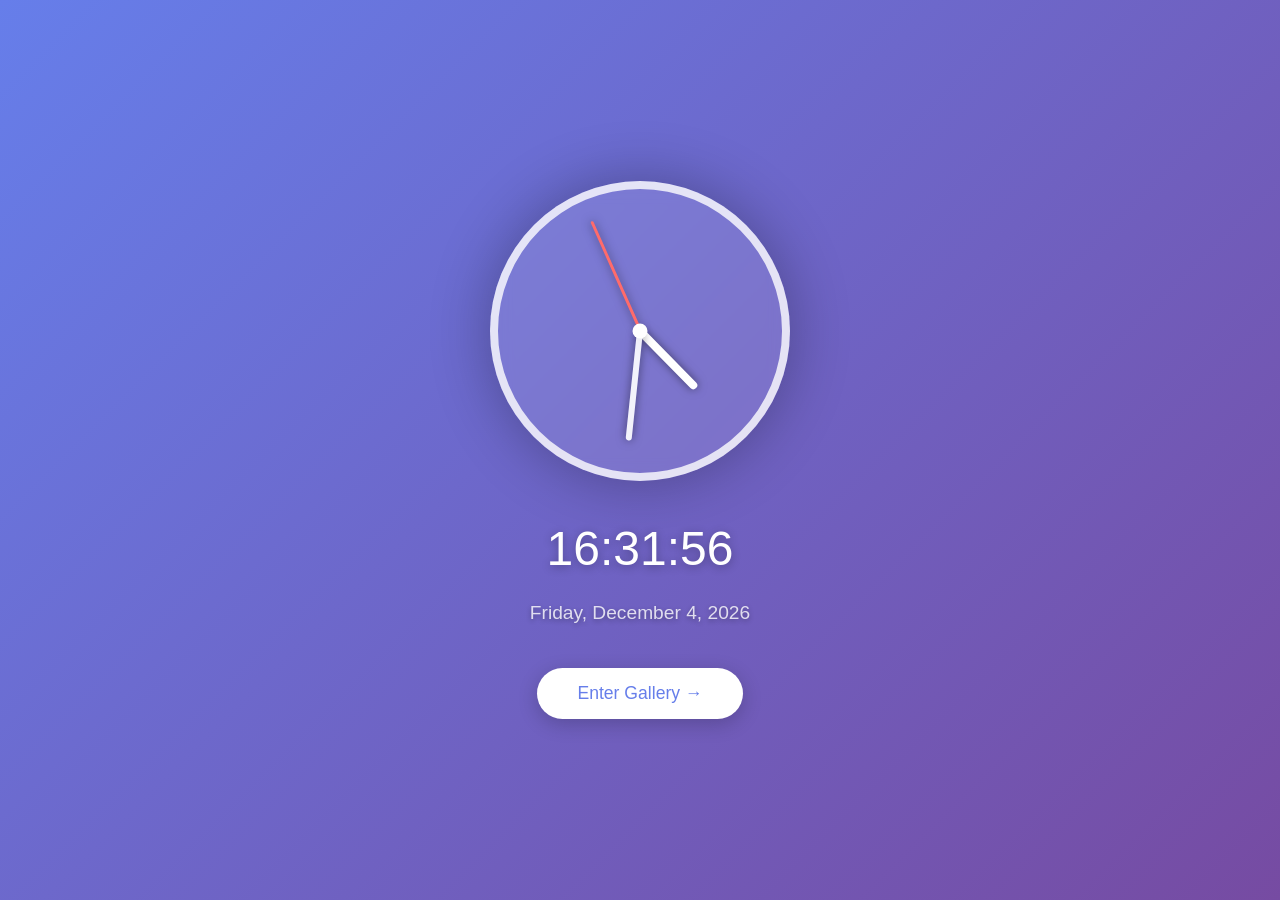
<file: index.html>
<!DOCTYPE html>
<html lang="en">
<head>
    <meta charset="UTF-8">
    <meta name="viewport" content="width=device-width, initial-scale=1.0">
    <title>Project Gallery</title>
    <style>
        :root {
    --bg-primary: #0d1117;
    --bg-secondary: #161b22;
    --bg-tertiary: #21262d;
    --text-primary: #c9d1d9;
    --text-secondary: #8b949e;
    --accent: #58a6ff;
    --accent-hover: #79c0ff;
    --border: #30363d;
    --success: #3fb950;
    --danger: #f85149;
    --shadow: rgba(0, 0, 0, 0.3);
}

[data-theme="light"] {
    --bg-primary: #ffffff;
    --bg-secondary: #f6f8fa;
    --bg-tertiary: #eaeef2;
    --text-primary: #24292f;
    --text-secondary: #57606a;
    --accent: #0969da;
    --accent-hover: #0550ae;
    --border: #d0d7de;
    --shadow: rgba(0, 0, 0, 0.1);
}

[data-theme="oled"] {
    --bg-primary: #000000;
    --bg-secondary: #0a0a0a;
    --bg-tertiary: #141414;
    --text-primary: #e0e0e0;
    --text-secondary: #a0a0a0;
    --accent: #1b571b;
    --accent-hover: #3a773a;
    --border: #1a1a1a;
    --shadow: rgba(0, 255, 0, 0.1);
}

* {
    margin: 0;
    padding: 0;
    box-sizing: border-box;
}

body {
    font-family: -apple-system, BlinkMacSystemFont, 'Segoe UI', 'Noto Sans', Helvetica, Arial, sans-serif;
    background: var(--bg-primary);
    color: var(--text-primary);
    line-height: 1.6;
    transition: background 0.3s, color 0.3s;
}

/* Clock Overlay */
.clock-overlay {
    position: fixed;
    top: 0;
    left: 0;
    width: 100vw;
    height: 100vh;
    background: linear-gradient(135deg, #667eea 0%, #764ba2 100%);
    display: flex;
    flex-direction: column;
    justify-content: center;
    align-items: center;
    z-index: 10000;
    animation: fadeIn 0.5s;
}

.clock-overlay.hidden {
    display: none;
}

.clock-container {
    text-align: center;
}

.clock {
    width: 300px;
    height: 300px;
    border: 8px solid rgba(255, 255, 255, 0.8);
    border-radius: 50%;
    position: relative;
    background: rgba(255, 255, 255, 0.1);
    backdrop-filter: blur(10px);
    box-shadow: 0 0 60px rgba(0, 0, 0, 0.3);
    margin: 0 auto 30px;
}

.center-dot {
    width: 15px;
    height: 15px;
    background: white;
    border-radius: 50%;
    position: absolute;
    top: 50%;
    left: 50%;
    transform: translate(-50%, -50%);
    z-index: 10;
}

.hand {
    position: absolute;
    background: white;
    transform-origin: bottom center;
    border-radius: 10px;
    box-shadow: 0 0 10px rgba(0, 0, 0, 0.5);
}

.hour-hand {
    width: 8px;
    height: 80px;
    bottom: 50%;
    left: 50%;
    margin-left: -4px;
}

.minute-hand {
    width: 6px;
    height: 110px;
    bottom: 50%;
    left: 50%;
    margin-left: -3px;
    background: rgba(255, 255, 255, 0.9);
}

.second-hand {
    width: 3px;
    height: 120px;
    bottom: 50%;
    left: 50%;
    margin-left: -1.5px;
    background: #ff6b6b;
}

.digital-time {
    font-size: 3rem;
    font-weight: 300;
    color: white;
    margin-bottom: 10px;
    text-shadow: 0 2px 10px rgba(0, 0, 0, 0.3);
}

.date-display {
    font-size: 1.2rem;
    color: rgba(255, 255, 255, 0.8);
    text-shadow: 0 2px 5px rgba(0, 0, 0, 0.3);
}

.close-clock {
    margin-top: 40px;
    padding: 15px 40px;
    font-size: 1.1rem;
    background: white;
    color: #667eea;
    border: none;
    border-radius: 50px;
    cursor: pointer;
    transition: all 0.3s;
    box-shadow: 0 5px 20px rgba(0, 0, 0, 0.2);
}

.close-clock:hover {
    transform: translateY(-2px);
    box-shadow: 0 7px 25px rgba(0, 0, 0, 0.3);
}

/* Gallery Container */
.gallery-container {
    max-width: 1400px;
    margin: 0 auto;
    padding: 20px;
}

/* Header */
.header {
    background: var(--bg-secondary);
    border-radius: 12px;
    padding: 30px;
    margin-bottom: 20px;
    border: 1px solid var(--border);
}

.header-content {
    display: flex;
    justify-content: space-between;
    align-items: center;
    flex-wrap: wrap;
    gap: 20px;
}

.title {
    font-size: 2.5rem;
    font-weight: 600;
    background: linear-gradient(135deg, var(--accent), var(--accent-hover));
    -webkit-background-clip: text;
    -webkit-text-fill-color: transparent;
    background-clip: text;
}

.header-controls {
    display: flex;
    gap: 10px;
}

/* Toolbar */
.toolbar {
    background: var(--bg-secondary);
    border-radius: 12px;
    padding: 20px;
    margin-bottom: 20px;
    display: flex;
    gap: 15px;
    flex-wrap: wrap;
    align-items: center;
    border: 1px solid var(--border);
}

.search-box {
    flex: 1;
    min-width: 200px;
}

.search-box input {
    width: 100%;
    padding: 10px 15px;
    background: var(--bg-tertiary);
    border: 1px solid var(--border);
    border-radius: 8px;
    color: var(--text-primary);
    font-size: 14px;
}

.search-box input:focus {
    outline: none;
    border-color: var(--accent);
}

.view-controls, .filter-controls {
    display: flex;
    gap: 5px;
}

.view-btn, .btn {
    padding: 10px 15px;
    background: var(--bg-tertiary);
    border: 1px solid var(--border);
    border-radius: 8px;
    color: var(--text-primary);
    cursor: pointer;
    transition: all 0.3s;
    font-size: 16px;
}

.view-btn:hover, .btn:hover {
    background: var(--accent);
    color: white;
    border-color: var(--accent);
}

.view-btn.active {
    background: var(--accent);
    color: white;
    border-color: var(--accent);
}

select {
    padding: 10px 15px;
    background: var(--bg-tertiary);
    border: 1px solid var(--border);
    border-radius: 8px;
    color: var(--text-primary);
    cursor: pointer;
    font-size: 14px;
}

/* Panel */
.panel {
    background: var(--bg-secondary);
    border-radius: 12px;
    padding: 20px;
    margin-bottom: 20px;
    border: 1px solid var(--border);
}

.panel h3 {
    margin-bottom: 15px;
    color: var(--accent);
}

.storage-controls {
    display: flex;
    gap: 10px;
    margin-bottom: 15px;
    flex-wrap: wrap;
}

.btn-danger {
    background: var(--danger);
    border-color: var(--danger);
    color: white;
}

.btn-danger:hover {
    opacity: 0.8;
}

.btn-success {
    background: var(--success);
    border-color: var(--success);
    color: white;
}

.btn-success:hover {
    opacity: 0.8;
}

.storage-modal {
    background: var(--bg-secondary);
    border-radius: 12px;
    padding: 30px;
    max-width: 800px;
    width: 90vw;
    max-height: 80vh;
    overflow-y: auto;
    border: 1px solid var(--border);
}

.storage-modal h3 {
    margin-bottom: 20px;
    color: var(--accent);
}

.project-info-modal {
    background: var(--bg-secondary);
    border-radius: 12px;
    padding: 40px;
    max-width: 700px;
    width: 90vw;
    max-height: 80vh;
    overflow-y: auto;
    border: 1px solid var(--border);
}

.project-info-modal h3 {
    margin-bottom: 20px;
    color: var(--accent);
    font-size: 1.5rem;
}

.project-info-description {
    color: var(--text-primary);
    font-size: 1rem;
    line-height: 1.6;
    margin-bottom: 20px;
}

.project-info-details {
    padding: 15px;
    background: var(--bg-tertiary);
    border-radius: 8px;
    border: 1px solid var(--border);
}

.project-info-details p {
    margin: 8px 0;
    color: var(--text-secondary);
    font-size: 0.95rem;
}

.project-info-details strong {
    color: var(--text-primary);
    margin-right: 8px;
}

#storageContent {
    width: 100%;
    background: var(--bg-tertiary);
    padding: 15px;
    border-radius: 8px;
    border: 1px solid var(--border);
    color: var(--text-primary);
    font-family: 'Consolas', 'Monaco', 'Courier New', monospace;
    font-size: 13px;
    min-height: 300px;
    resize: vertical;
    margin-top: 15px;
}

#storageContent:focus {
    outline: none;
    border-color: var(--accent);
}

/* Projects Grid */
.projects-grid {
    display: grid;
    grid-template-columns: repeat(auto-fill, minmax(300px, 1fr));
    gap: 20px;
}

.projects-list {
    display: flex;
    flex-direction: column;
    gap: 15px;
}

.projects-compact {
    display: flex;
    flex-direction: column;
    gap: 5px;
}

/* Project Card */
.project-card {
    background: var(--bg-secondary);
    border-radius: 12px;
    overflow: hidden;
    border: 1px solid var(--border);
    transition: all 0.3s;
    cursor: pointer;
    display: flex;
    flex-direction: column;
}

.project-card:hover {
    transform: translateY(-5px);
    box-shadow: 0 10px 30px var(--shadow);
    border-color: var(--accent);
}

/* Grid View - Image on top, content below */
.project-card.grid-view {
    padding: 0;
}

.project-card.grid-view .project-slideshow {
    width: 100%;
    height: 200px;
    position: relative;
    overflow: hidden;
    background: var(--bg-tertiary);
}

.project-card.grid-view .project-slideshow img {
    width: 100%;
    height: 100%;
    object-fit: cover;
}

.project-card.grid-view .project-content {
    padding: 15px;
}

.project-card.grid-view .project-bottom {
    display: flex;
    gap: 12px;
    margin-bottom: 12px;
}

.project-card.grid-view .project-mini-icon {
    width: 50px;
    height: 50px;
    border-radius: 6px;
    object-fit: cover;
    flex-shrink: 0;
    background: var(--bg-tertiary);
}

.project-card.grid-view .project-short-desc {
    flex: 1;
    font-size: 0.85rem;
    color: var(--text-secondary);
    line-height: 1.3;
}

/* List View - Horizontal with long description */
.project-card.list-view {
    flex-direction: row;
    padding: 15px;
    gap: 15px;
}

.project-card.list-view .project-slideshow {
    width: 35%;
    min-width: 250px;
    height: 180px;
    flex-shrink: 0;
    position: relative;
    overflow: hidden;
    background: var(--bg-tertiary);
    border-radius: 8px;
}

.project-card.list-view .project-slideshow img {
    width: 100%;
    height: 100%;
    object-fit: cover;
}

.project-card.list-view .project-content {
    flex: 1;
    display: flex;
    flex-direction: column;
}

/* Compact View - Small icon, info button */
.project-card.compact-view {
    flex-direction: row;
    padding: 8px 12px;
    align-items: center;
    gap: 12px;
    justify-content: space-between;
}

.project-card.compact-view .project-compact-icon {
    width: 40px;
    height: 40px;
    flex-shrink: 0;
    border-radius: 6px;
    object-fit: cover;
    background: var(--bg-tertiary);
}

.project-card.compact-view .project-content {
    flex: 1;
    display: flex;
    align-items: center;
    gap: 12px;
    min-width: 0;
}

.project-card.compact-view .project-info-btn {
    width: 28px;
    height: 28px;
    border-radius: 50%;
    background: var(--accent);
    color: white;
    border: none;
    cursor: pointer;
    font-size: 16px;
    font-weight: bold;
    display: flex;
    align-items: center;
    justify-content: center;
    position: relative;
    flex-shrink: 0;
    z-index: 10;
    box-shadow: 0 2px 8px rgba(0, 0, 0, 0.3);
}

.project-card.compact-view .project-info-btn:hover {
    background: var(--accent-hover);
}

/* Slideshow container shared styles */
.project-slideshow {
    position: relative;
}

.project-slideshow img {
    position: absolute;
    top: 0;
    left: 0;
    transition: opacity 0.5s ease-in-out;
}

.project-slideshow img.active {
    opacity: 1;
    z-index: 1;
}

.project-slideshow img.inactive {
    opacity: 0;
    z-index: 0;
}

.project-title {
    font-size: 1.2rem;
    font-weight: 600;
    margin-bottom: 8px;
    color: var(--text-primary);
}

.project-description {
    color: var(--text-secondary);
    font-size: 0.9rem;
    line-height: 1.4;
    margin-bottom: 10px;
}

.project-description.long {
    font-size: 0.85rem;
    line-height: 1.5;
}

.project-tags {
    display: flex;
    gap: 8px;
    flex-wrap: wrap;
    margin-bottom: 12px;
}

.tag {
    padding: 4px 10px;
    background: var(--accent);
    color: white;
    border-radius: 20px;
    font-size: 0.75rem;
    font-weight: 500;
}

.project-meta {
    display: flex;
    justify-content: space-between;
    align-items: center;
    font-size: 0.8rem;
    color: var(--text-secondary);
}

.project-meta span {
    margin: 0 4px;
}

.project-card.compact-view .project-meta {
    margin: 0;
}

.project-card.compact-view .project-title {
    margin: 0;
    font-size: 0.95rem;
}

.project-actions {
    display: flex;
    gap: 10px;
}

.action-btn {
    flex: 1;
    padding: 8px;
    background: var(--accent);
    color: white;
    border: none;
    border-radius: 6px;
    cursor: pointer;
    transition: all 0.3s;
    font-size: 0.9rem;
}

.action-btn:hover {
    background: var(--accent-hover);
}

.action-btn.secondary {
    background: var(--bg-tertiary);
    color: var(--text-primary);
}

.action-btn.secondary:hover {
    background: var(--border);
}

/* List View */
.project-card.list-view {
    display: flex;
    flex-direction: row;
    padding: 15px;
}

.project-card.list-view .project-header {
    width: 100%;
}

/* Compact View */
.project-card.compact-view {
    padding: 10px 15px;
    display: flex;
    justify-content: space-between;
    align-items: center;
}

.project-card.compact-view .project-icon-container {
    width: 60px;
    height: 60px;
}

.project-card.compact-view .project-header {
    margin-bottom: 0;
}

.project-card.compact-view .project-description,
.project-card.compact-view .project-tags,
.project-card.compact-view .project-actions {
    display: none;
}

.project-card.compact-view .project-info {
    flex-direction: row;
    align-items: center;
    gap: 15px;
}

.project-card.compact-view .project-title {
    margin: 0;
    font-size: 1rem;
}

.project-card.compact-view .project-meta {
    margin: 0;
}

/* Modal */
.modal {
    display: none;
    position: fixed;
    top: 0;
    left: 0;
    width: 100vw;
    height: 100vh;
    background: rgba(0, 0, 0, 0.8);
    z-index: 9999;
    justify-content: center;
    align-items: center;
}

.modal.active {
    display: flex;
}

.modal-content {
    position: relative;
}

.close-btn {
    position: absolute;
    top: 10px;
    right: 10px;
    background: var(--accent);
    color: white;
    border: none;
    width: 40px;
    height: 40px;
    border-radius: 50%;
    cursor: pointer;
    font-size: 1.5rem;
    transition: all 0.3s;
    z-index: 10;
}

.close-btn:hover {
    background: var(--accent-hover);
    transform: rotate(90deg);
}

/* Animations */
@keyframes fadeIn {
    from { opacity: 0; }
    to { opacity: 1; }
}

/* Responsive */
@media (max-width: 768px) {
    .projects-grid {
        grid-template-columns: 1fr;
    }

    .title {
        font-size: 1.8rem;
    }

    .toolbar {
        flex-direction: column;
        align-items: stretch;
    }

    .project-card.list-view {
        flex-direction: column;
    }

    .project-card.list-view .project-slideshow {
        width: 100%;
        height: 200px;
    }

    .project-info-tooltip {
        right: auto;
        left: 0;
        width: 250px;
    }
}

    </style>
</head>
<body data-theme="dark">
    <!-- Clock Preview Overlay -->
    <div id="clockOverlay" class="clock-overlay">
        <div class="clock-container">
            <div class="clock">
                <div class="hand hour-hand"></div>
                <div class="hand minute-hand"></div>
                <div class="hand second-hand"></div>
                <div class="center-dot"></div>
            </div>
            <div class="digital-time" id="digitalTime"></div>
            <div class="date-display" id="dateDisplay"></div>
        </div>
        <button class="close-clock" onclick="closeClock()">Enter Gallery →</button>
    </div>

    <!-- Main Gallery -->
    <div class="gallery-container">
        <!-- Header -->
        <header class="header">
            <div class="header-content">
                <h1 class="title">🎨 Project Gallery</h1>
                <div class="header-controls">
                    <button class="btn" onclick="showClock()" title="Show Clock">🕐</button>
                    <button class="btn" onclick="toggleGithubStats()" title="GitHub Stats">📊</button>
                    <button class="btn" onclick="toggleStorageManager()" title="Storage Manager">💾</button>
                    <button class="btn" onclick="toggleTheme()" title="Toggle Theme" id="themeBtn">🌓</button>
                </div>
            </div>
        </header>

        <!-- Toolbar -->
        <div class="toolbar">
            <div class="search-box">
                <input type="text" id="searchInput" placeholder="Search projects..." oninput="filterProjects()">
            </div>
            <div class="view-controls">
                <button class="view-btn active" data-view="grid" onclick="setView('grid')" title="Grid View">⊞</button>
                <button class="view-btn" data-view="list" onclick="setView('list')" title="List View">☰</button>
                <button class="view-btn" data-view="compact" onclick="setView('compact')" title="Compact View">≡</button>
            </div>
            <div class="filter-controls">
                <select id="tagFilter" onchange="filterProjects()">
                    <option value="">All Tags</option>
                </select>
                <select id="sortBy" onchange="sortProjects()">
                    <option value="date-desc">Newest First</option>
                    <option value="date-asc">Oldest First</option>
                    <option value="name-asc">Name A-Z</option>
                    <option value="name-desc">Name Z-A</option>
                </select>
            </div>
        </div>

        <!-- GitHub Stats Panel -->
        <div id="githubStats" class="panel" style="display: none;">
            <h3>📊 GitHub Statistics</h3>
            <div id="githubStatsContent">Loading...</div>
        </div>

        <!-- Storage Manager Modal -->
        <div id="storageManagerModal" class="modal" onclick="closeStorageManager()">
            <div class="modal-content storage-modal" onclick="event.stopPropagation()">
                <button class="close-btn" onclick="closeStorageManager()">✕</button>
                <h3>💾 Storage Manager</h3>
                <div class="storage-controls">
                    <button class="btn" onclick="viewStorage('localStorage')">View LocalStorage</button>
                    <button class="btn" onclick="viewStorage('sessionStorage')">View SessionStorage</button>
                    <button class="btn btn-success" onclick="saveStorage()">Save Changes</button>
                    <button class="btn btn-danger" onclick="flushStorage('localStorage')">Clear LocalStorage</button>
                    <button class="btn btn-danger" onclick="flushStorage('sessionStorage')">Clear SessionStorage</button>
                </div>
                <textarea id="storageContent" placeholder="Select a storage to view/edit..."></textarea>
            </div>
        </div>

        <!-- Project Info Modal -->
        <div id="projectInfoModal" class="modal" onclick="closeProjectInfo()">
            <div class="modal-content project-info-modal" onclick="event.stopPropagation()">
                <button class="close-btn" onclick="closeProjectInfo()">✕</button>
                <h3 id="projectInfoTitle">Project Info</h3>
                <div id="projectInfoContent" class="project-info-content"></div>
            </div>
        </div>

        <!-- Projects Grid -->
        <div id="projectsContainer" class="projects-grid">
            <!-- Projects will be inserted here by JavaScript -->
        </div>
    </div>

    <script>
        // Projects data
        const projects = [
  {
    "icon_file_name": "main.png",
    "images": [
      "main.png",
      "3.png",
      "1.png"
    ],
    "description_long": "Pnas naosn oadx naodnxo nnosdnn ianofdncf ondcn onsocn zodcn onzodnc ozndo nzd.",
    "desciption_short": "Simple calculator App with ai 123123",
    "title": "AI Calculator 123123",
    "github_url": "None",
    "tags": [
      "AI",
      "Utils"
    ],
    "date_published": "2023-05-10",
    "version": "0.22+test",
    "id": "086c30a2-ea31-11f0-92ed-9822efcaeacd",
    "project_path": "project_2",
    "images_full_paths": [
      "projects/project_2/.project_info/images/main.png",
      "projects/project_2/.project_info/images/3.png",
      "projects/project_2/.project_info/images/1.png"
    ],
    "icon_path": "projects/project_2/.project_info/images/main.png"
  }
];
        
        // Gallery Application JavaScript
// projects array is populated by injected data
let filteredProjects = [];
let currentView = 'grid';

// Initialize
document.addEventListener('DOMContentLoaded', function() {
    loadProjects();
    setupEventListeners();
    loadTheme();
    loadViewPreference();
    
    // Update analog clock if visible
    const clockOverlay = document.getElementById('clockOverlay');
    if (clockOverlay && !clockOverlay.classList.contains('hidden')) {
        setInterval(updateAnalogClock, 1000);
    }
});

function setupEventListeners() {
    document.getElementById('searchInput').addEventListener('input', filterProjects);
    document.getElementById('tagFilter').addEventListener('change', filterProjects);
    document.getElementById('sortBy').addEventListener('change', sortProjects);
}

// Theme Management
function setTheme(theme) {
    document.documentElement.setAttribute('data-theme', theme);
    localStorage.setItem('gallery-theme', theme);
}

function toggleTheme() {
    const currentTheme = document.documentElement.getAttribute('data-theme') || 'dark';
    const themes = ['dark', 'light', 'oled'];
    const currentIndex = themes.indexOf(currentTheme);
    const nextTheme = themes[(currentIndex + 1) % themes.length];
    setTheme(nextTheme);
}

function loadTheme() {
    const savedTheme = localStorage.getItem('gallery-theme') || 'dark';
    setTheme(savedTheme);
}

// Storage Manager
function toggleStorageManager() {
    const modal = document.getElementById('storageManagerModal');
    const isVisible = modal.style.display === 'flex';
    
    if (isVisible) {
        modal.style.display = 'none';
    } else {
        viewStorage('localStorage');
        modal.style.display = 'flex';
    }
}

function closeStorageManager() {
    document.getElementById('storageManagerModal').style.display = 'none';
}

function viewStorage(type) {
    const data = {};
    const storage = type === 'localStorage' ? localStorage : sessionStorage;
    
    Object.keys(storage).forEach(key => {
        data[key] = storage.getItem(key);
    });
    
    document.getElementById('storageContent').value = JSON.stringify(data, null, 2);
}

function flushStorage(type) {
    if (confirm(`Are you sure you want to clear ${type}?`)) {
        if (type === 'localStorage') {
            localStorage.clear();
        } else {
            sessionStorage.clear();
        }
        viewStorage(type);
        alert(`${type} cleared!`);
    }
}

function saveStorage() {
    try {
        const content = JSON.parse(document.getElementById('storageContent').value);
        
        // Determine which storage to update based on current view
        // For simplicity, we'll update localStorage
        localStorage.clear();
        Object.entries(content).forEach(([key, value]) => {
            localStorage.setItem(key, value);
        });
        
        alert('Storage updated successfully!');
        loadTheme();
        loadViewPreference();
    } catch (e) {
        alert('Invalid JSON format: ' + e.message);
    }
}

function showClock() {
    const clockOverlay = document.getElementById('clockOverlay');
    if (clockOverlay) {
        clockOverlay.classList.remove('hidden');
        updateAnalogClock();
    }
}

function closeClock() {
    const clockOverlay = document.getElementById('clockOverlay');
    if (clockOverlay) {
        clockOverlay.classList.add('hidden');
    }
}

function updateAnalogClock() {
    const now = new Date();
    const hours = now.getHours() % 12;
    const minutes = now.getMinutes();
    const seconds = now.getSeconds();
    
    const hourHand = document.querySelector('.hour-hand');
    const minuteHand = document.querySelector('.minute-hand');
    const secondHand = document.querySelector('.second-hand');
    
    if (hourHand) hourHand.style.transform = `rotate(${hours * 30 + minutes * 0.5}deg)`;
    if (minuteHand) minuteHand.style.transform = `rotate(${minutes * 6}deg)`;
    if (secondHand) secondHand.style.transform = `rotate(${seconds * 6}deg)`;
    
    const digitalTime = document.getElementById('digitalTime');
    const dateDisplay = document.getElementById('dateDisplay');
    
    if (digitalTime) {
        digitalTime.textContent = now.toLocaleTimeString('en-US', { hour12: false });
    }
    if (dateDisplay) {
        dateDisplay.textContent = now.toLocaleDateString('en-US', { 
            weekday: 'long', 
            year: 'numeric', 
            month: 'long', 
            day: 'numeric' 
        });
    }
}

// View Management
function loadViewPreference() {
    const savedView = localStorage.getItem('gallery-view') || 'grid';
    setView(savedView);
}

function setView(view) {
    currentView = view;
    localStorage.setItem('gallery-view', view);
    
    document.querySelectorAll('.view-btn').forEach(btn => {
        btn.classList.remove('active');
    });
    document.querySelector(`[onclick="setView('${view}')"]`).classList.add('active');
    
    const container = document.getElementById('projectsContainer');
    container.className = `projects-${view}`;
    
    renderProjects();
}

// Filter and Sort Functions
function populateFilters() {
    const tagFilter = document.getElementById('tagFilter');
    const allTags = new Set();
    
    projects.forEach(p => {
        p.tags.forEach(tag => allTags.add(tag));
    });
    
    Array.from(allTags).sort().forEach(tag => {
        const option = document.createElement('option');
        option.value = tag;
        option.textContent = tag;
        tagFilter.appendChild(option);
    });
}

function filterProjects() {
    const searchTerm = document.getElementById('searchInput').value.toLowerCase();
    const selectedTag = document.getElementById('tagFilter').value;
    
    filteredProjects = projects.filter(project => {
        const matchesSearch = !searchTerm || 
            project.title.toLowerCase().includes(searchTerm) ||
            project.desciption_short.toLowerCase().includes(searchTerm) ||
            project.description_long.toLowerCase().includes(searchTerm);
        
        const matchesTag = !selectedTag || project.tags.includes(selectedTag);
        
        return matchesSearch && matchesTag;
    });
    
    sortProjects();
}

function sortProjects() {
    const sortBy = document.getElementById('sortBy').value;
    
    filteredProjects.sort((a, b) => {
        switch(sortBy) {
            case 'date-desc':
                return new Date(b.date_published) - new Date(a.date_published);
            case 'date-asc':
                return new Date(a.date_published) - new Date(b.date_published);
            case 'name-asc':
                return a.title.localeCompare(b.title);
            case 'name-desc':
                return b.title.localeCompare(a.title);
            default:
                return 0;
        }
    });
    
    renderProjects();
}

// Render Functions
function renderProjects() {
    const container = document.getElementById('projectsContainer');
    container.innerHTML = '';
    
    if (filteredProjects.length === 0) {
        container.innerHTML = '<p style="grid-column: 1/-1; text-align: center; padding: 40px; color: var(--text-secondary);">No projects found</p>';
        return;
    }
    
    filteredProjects.forEach(project => {
        const card = createProjectCard(project);
        container.appendChild(card);
    });
}

function createProjectCard(project) {
    const card = document.createElement('div');
    card.className = `project-card ${currentView}-view`;
    card.dataset.projectId = project.id;
    
    const fallbackSVG = 'data:image/svg+xml,%3Csvg xmlns=%22http://www.w3.org/2000/svg%22 width=%22300%22 height=%22200%22%3E%3Crect fill=%22%23333%22 width=%22300%22 height=%22200%22/%3E%3Ctext fill=%22%23fff%22 x=%2250%25%22 y=%2250%25%22 text-anchor=%22middle%22 dy=%22.3em%22 font-family=%22sans-serif%22 font-size=%2220%22%3ENo Image%3C/text%3E%3C/svg%3E';
    
    // Get all images for slideshow
    const images = project.images_full_paths && project.images_full_paths.length > 0 
        ? project.images_full_paths 
        : [project.icon_path || fallbackSVG];
    
    // Create slideshow HTML
    let slideshowHTML = '<div class="project-slideshow">';
    images.forEach((img, index) => {
        slideshowHTML += `<img src="${img}" alt="${project.title}" class="${index === 0 ? 'active' : 'inactive'}" onerror="this.src='${fallbackSVG}'">`;
    });
    slideshowHTML += '</div>';
    
    // Build card HTML based on view mode
    if (currentView === 'grid') {
        card.innerHTML = `
            ${slideshowHTML}
            <div class="project-content">
                <h3 class="project-title">${project.title}</h3>
                <div class="project-bottom">
                    <img src="${project.icon_path || images[0]}" class="project-mini-icon" alt="icon" onerror="this.src='${fallbackSVG}'">
                    <div class="project-short-desc">${project.desciption_short}</div>
                </div>
                <div class="project-tags">
                    ${project.tags.map(tag => `<span class="tag">${tag}</span>`).join('')}
                </div>
                <div class="project-meta">
                    <span>📅 ${new Date(project.date_published).toLocaleDateString()}</span>
                    <span>v${project.version}</span>
                </div>
                <div class="project-actions">
                    <button class="action-btn" onclick="openProject('${project.project_path}', event)">Open Project</button>
                </div>
            </div>
        `;
    } else if (currentView === 'list') {
        card.innerHTML = `
            ${slideshowHTML}
            <div class="project-content">
                <h3 class="project-title">${project.title}</h3>
                <p class="project-description long">${project.description_long}</p>
                <div class="project-tags">
                    ${project.tags.map(tag => `<span class="tag">${tag}</span>`).join('')}
                </div>
                <div class="project-meta">
                    <span>📅 ${new Date(project.date_published).toLocaleDateString()}</span>
                    <span>v${project.version}</span>
                </div>
                <div class="project-actions">
                    <button class="action-btn" onclick="openProject('${project.project_path}', event)">Open Project</button>
                </div>
            </div>
        `;
    } else { // compact
        const iconHTML = `<img src="${project.icon_path || fallbackSVG}" class="project-compact-icon" alt="icon" onerror="this.src='${fallbackSVG}'">`;
        card.innerHTML = `
            ${iconHTML}
            <div class="project-content">
                <h3 class="project-title">${project.title}</h3>
                <div class="project-meta">
                    <span>📅 ${new Date(project.date_published).toLocaleDateString()}</span>
                </div>
            </div>
            <button class="project-info-btn" data-project-id="${project.id}">
                ℹ
            </button>
        `;
        
        // Add event listener for info button
        const infoBtn = card.querySelector('.project-info-btn');
        infoBtn.addEventListener('click', (e) => {
            e.stopPropagation();
            showProjectInfo(project);
        });
        
        card.onclick = (e) => {
            if (!e.target.closest('.project-info-btn')) {
                openProject(project.project_path, e);
            }
        };
    }
    
    // Setup auto-playing slideshow on card hover (not just icon)
    if (images.length > 1 && currentView !== 'compact') {
        let currentIndex = 0;
        let intervalId = null;
        
        card.addEventListener('mouseenter', () => {
            intervalId = setInterval(() => {
                const slideshowEl = card.querySelector('.project-slideshow');
                if (!slideshowEl) return;
                const slideImages = slideshowEl.querySelectorAll('img');
                
                slideImages[currentIndex].classList.remove('active');
                slideImages[currentIndex].classList.add('inactive');
                
                currentIndex = (currentIndex + 1) % images.length;
                
                slideImages[currentIndex].classList.remove('inactive');
                slideImages[currentIndex].classList.add('active');
            }, 1500);
        });
        
        card.addEventListener('mouseleave', () => {
            if (intervalId) {
                clearInterval(intervalId);
                intervalId = null;
            }
            // Reset to first image
            const slideshowEl = card.querySelector('.project-slideshow');
            if (!slideshowEl) return;
            const slideImages = slideshowEl.querySelectorAll('img');
            slideImages.forEach((img, index) => {
                if (index === 0) {
                    img.classList.add('active');
                    img.classList.remove('inactive');
                } else {
                    img.classList.remove('active');
                    img.classList.add('inactive');
                }
            });
            currentIndex = 0;
        });
    }
    
    return card;
}

function openProject(path, event) {
    if (event) event.stopPropagation();
    window.location.href = `projects/${path}/index.html`;
}

// Project Info Modal
function showProjectInfo(project) {
    const modal = document.getElementById('projectInfoModal');
    const title = document.getElementById('projectInfoTitle');
    const content = document.getElementById('projectInfoContent');
    
    title.textContent = project.title;
    content.innerHTML = `
        <p class="project-info-description">${project.description_long}</p>
        <div class="project-info-details">
            <p><strong>Version:</strong> ${project.version}</p>
            <p><strong>Published:</strong> ${new Date(project.date_published).toLocaleDateString()}</p>
            <p><strong>Tags:</strong> ${project.tags.join(', ')}</p>
        </div>
    `;
    
    modal.style.display = 'flex';
}

function closeProjectInfo() {
    document.getElementById('projectInfoModal').style.display = 'none';
}

// GitHub Stats
function toggleGithubStats() {
    const panel = document.getElementById('githubStats');
    const isVisible = panel.style.display !== 'none';
    panel.style.display = isVisible ? 'none' : 'block';
    
    if (!isVisible) {
        loadGithubStats();
    }
}

function loadGithubStats() {
    // Placeholder for GitHub API integration
    document.getElementById('githubStats').innerHTML = `
        <h3>GitHub Stats</h3>
        <p style="color: var(--text-secondary);">Connect to GitHub API to see repository statistics.</p>
        <p style="color: var(--text-secondary); font-size: 0.85rem;">Configure API token in settings to enable this feature.</p>
    `;
}

// Load Projects - Will be replaced with actual data
function loadProjects() {
    // PROJECTS_DATA_PLACEHOLDER
    filteredProjects = projects;
    populateFilters();
    renderProjects();
}

    </script>
</body>
</html>
</file>
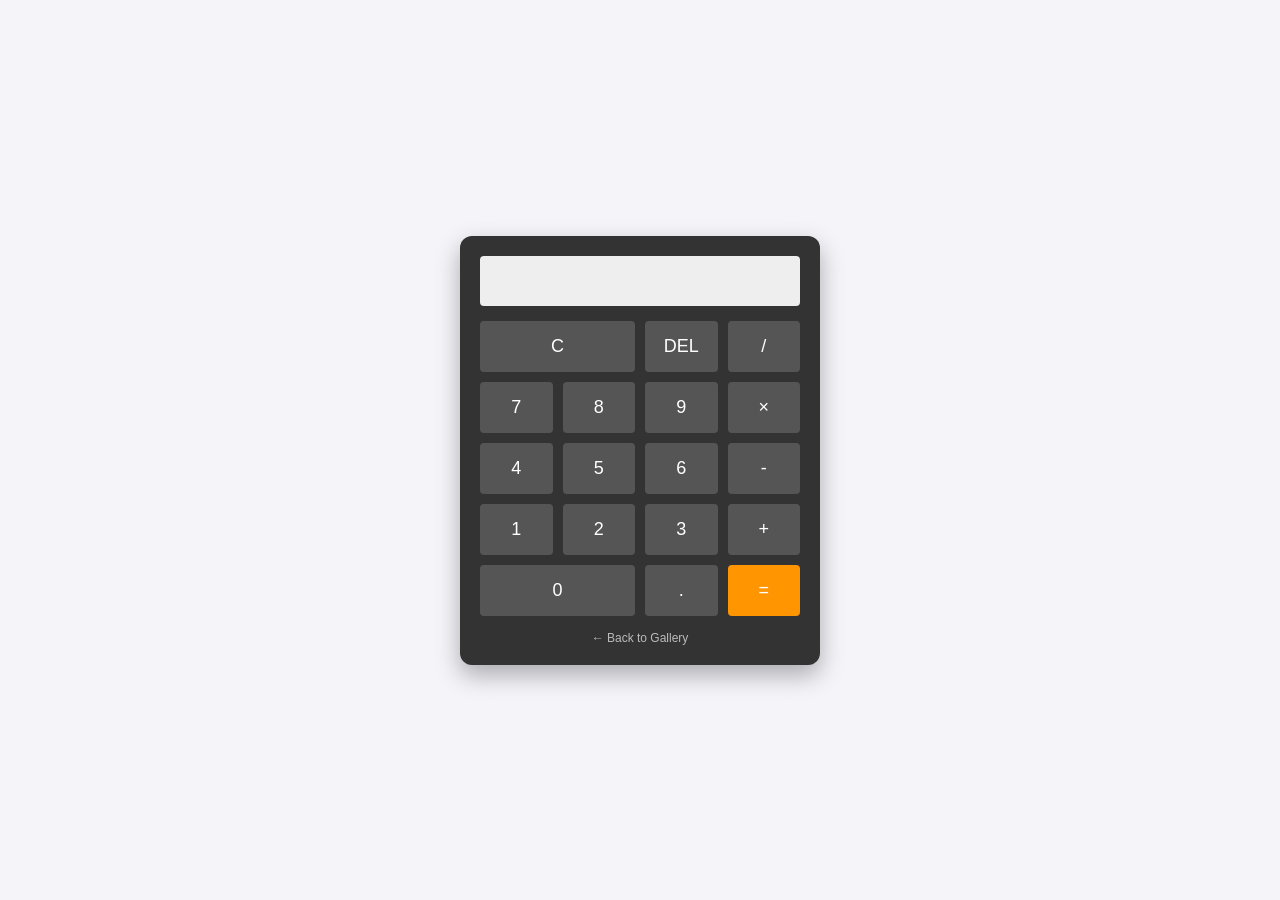
<file: projects/project_2/index.html>
<!DOCTYPE html>
<html lang="en">
<head>
    <meta charset="UTF-8">
    <meta name="viewport" content="width=device-width, initial-scale=1.0">
    <title>Simple Calculator</title>
    <link rel="stylesheet" href="style.css">
</head>
<body>
    <div class="calculator">
        <input type="text" id="display" disabled>
        <div class="buttons">
            <button onclick="clearDisplay()" class="col-span-2">C</button>
            <button onclick="deleteLast()">DEL</button>
            <button onclick="appendToDisplay('/')">/</button>
            
            <button onclick="appendToDisplay('7')">7</button>
            <button onclick="appendToDisplay('8')">8</button>
            <button onclick="appendToDisplay('9')">9</button>
            <button onclick="appendToDisplay('*')">×</button>
            
            <button onclick="appendToDisplay('4')">4</button>
            <button onclick="appendToDisplay('5')">5</button>
            <button onclick="appendToDisplay('6')">6</button>
            <button onclick="appendToDisplay('-')">-</button>
            
            <button onclick="appendToDisplay('1')">1</button>
            <button onclick="appendToDisplay('2')">2</button>
            <button onclick="appendToDisplay('3')">3</button>
            <button onclick="appendToDisplay('+')">+</button>
            
            <button onclick="appendToDisplay('0')" class="col-span-2">0</button>
            <button onclick="appendToDisplay('.')">.</button>
            <button onclick="calculate()">=</button>
        </div>
        <a href="../../index.html" class="back-link">← Back to Gallery</a>
    </div>
    <script src="script.js"></script>
</body>
</html>
</file>
<file: projects/project_2/style.css>
body {
    font-family: 'Segoe UI', Tahoma, Geneva, Verdana, sans-serif;
    display: flex;
    justify-content: center;
    align-items: center;
    height: 100vh;
    margin: 0;
    background-color: #f4f4f9;
}

.calculator {
    background-color: #333;
    padding: 20px;
    border-radius: 12px;
    box-shadow: 0 10px 25px rgba(0,0,0,0.3);
    width: 320px;
}

#display {
    width: 100%;
    height: 50px;
    font-size: 24px;
    text-align: right;
    margin-bottom: 15px;
    padding: 10px;
    box-sizing: border-box;
    border: none;
    background: #eee;
    border-radius: 4px;
}

.buttons {
    display: grid;
    grid-template-columns: repeat(4, 1fr);
    gap: 10px;
}

button {
    padding: 15px;
    font-size: 18px;
    border: none;
    border-radius: 4px;
    cursor: pointer;
    background: #555;
    color: white;
    transition: background 0.2s;
}

button:hover { background: #777; }
.col-span-2 { grid-column: span 2; }

button:last-child {
    background: #ff9500; /* Equal button color */
}

.back-link {
    display: block;
    margin-top: 15px;
    color: #bbb;
    text-decoration: none;
    font-size: 12px;
    text-align: center;
}
</file>
